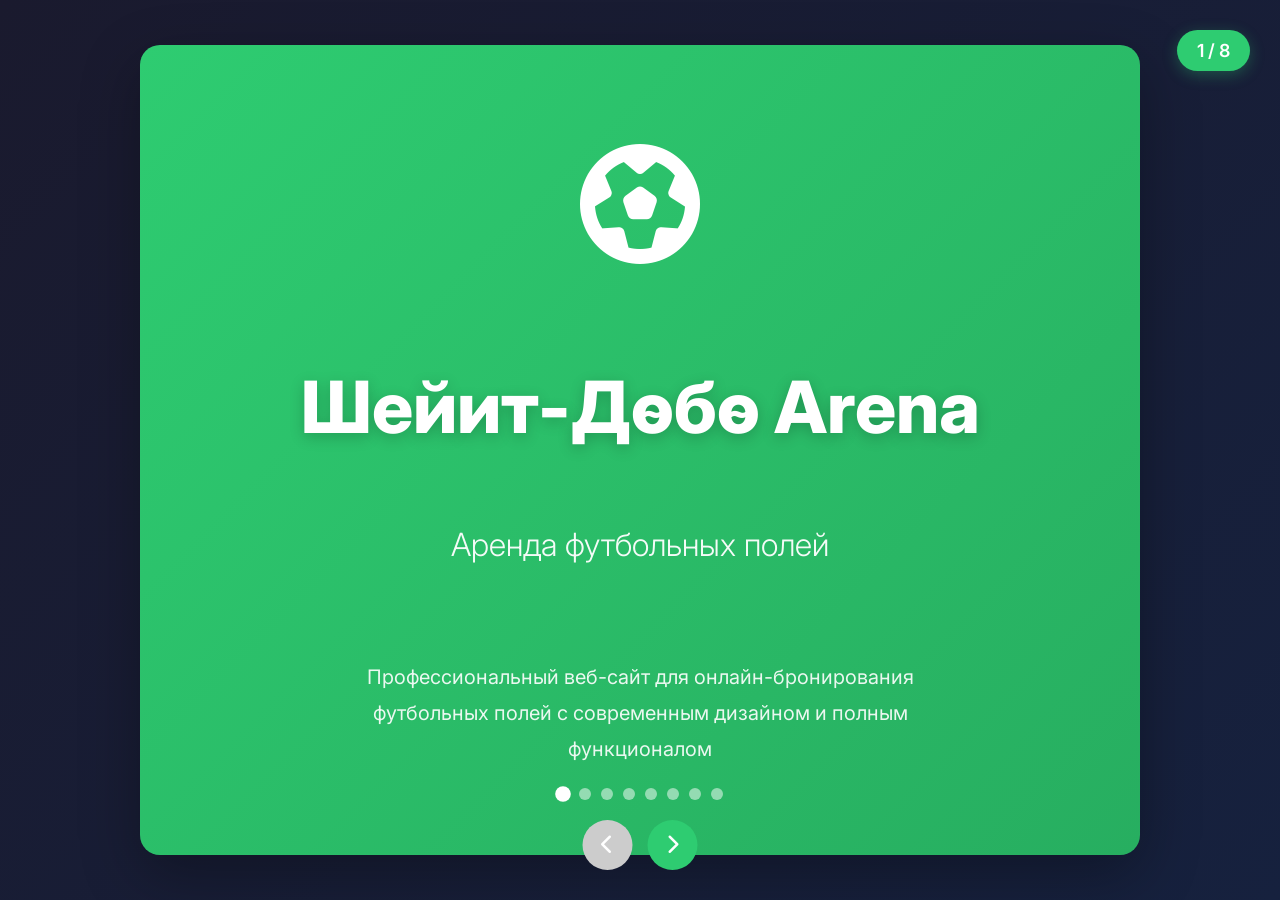
<file: presentation.html>
<!DOCTYPE html>
<html lang="ru">
<head>
    <meta charset="UTF-8">
    <meta name="viewport" content="width=device-width, initial-scale=1.0">
    <title>Презентация - Шейит-Дөбө Arena</title>
    <link rel="preconnect" href="https://fonts.googleapis.com">
    <link rel="preconnect" href="https://fonts.gstatic.com" crossorigin>
    <link href="https://fonts.googleapis.com/css2?family=Inter:wght@300;400;500;600;700;800&display=swap" rel="stylesheet">
    <link rel="stylesheet" href="https://cdnjs.cloudflare.com/ajax/libs/font-awesome/6.4.0/css/all.min.css">
    <style>
        * {
            margin: 0;
            padding: 0;
            box-sizing: border-box;
        }

        body {
            font-family: 'Inter', sans-serif;
            background: linear-gradient(135deg, #1a1a2e 0%, #16213e 100%);
            color: #333;
            overflow: hidden;
        }

        .presentation-container {
            width: 100%;
            height: 100vh;
            display: flex;
            align-items: center;
            justify-content: center;
            padding: 20px;
        }

        .slide {
            width: 100%;
            max-width: 1000px;
            height: 90vh;
            background: white;
            border-radius: 20px;
            box-shadow: 0 20px 60px rgba(0, 0, 0, 0.3);
            padding: 60px;
            display: none;
            flex-direction: column;
            justify-content: center;
            animation: slideIn 0.6s ease-out;
            overflow-y: auto;
        }

        .slide.active {
            display: flex;
        }

        @keyframes slideIn {
            from {
                opacity: 0;
                transform: translateX(30px);
            }
            to {
                opacity: 1;
                transform: translateX(0);
            }
        }

        /* Слайд 1 - Титульный */
        .slide-1 {
            background: linear-gradient(135deg, #2ecc71 0%, #27ae60 100%);
            color: white;
            text-align: center;
            justify-content: space-around;
        }

        .slide-1 h1 {
            font-size: 72px;
            font-weight: 800;
            margin-bottom: 20px;
            text-shadow: 0 4px 15px rgba(0, 0, 0, 0.2);
        }

        .slide-1 .subtitle {
            font-size: 32px;
            font-weight: 300;
            margin-bottom: 40px;
            opacity: 0.95;
        }

        .slide-1 .description {
            font-size: 20px;
            line-height: 1.8;
            max-width: 600px;
            margin: 0 auto;
            opacity: 0.9;
        }

        .slide-1 .icon {
            font-size: 120px;
            margin-bottom: 30px;
            animation: bounce 2s infinite;
        }

        @keyframes bounce {
            0%, 100% { transform: translateY(0); }
            50% { transform: translateY(-20px); }
        }

        /* Слайд 2-8 - Контент */
        .slide-2, .slide-3, .slide-4, .slide-5, .slide-6, .slide-7, .slide-8 {
            background: white;
        }

        .slide h2 {
            font-size: 48px;
            color: #2ecc71;
            margin-bottom: 30px;
            display: flex;
            align-items: center;
            gap: 15px;
        }

        .slide h2 i {
            font-size: 54px;
        }

        .slide ul {
            list-style: none;
            font-size: 20px;
            line-height: 2;
        }

        .slide ul li {
            margin-bottom: 15px;
            padding-left: 35px;
            position: relative;
            color: #555;
        }

        .slide ul li:before {
            content: "✓";
            position: absolute;
            left: 0;
            color: #2ecc71;
            font-weight: bold;
            font-size: 24px;
        }

        .features-grid {
            display: grid;
            grid-template-columns: 1fr 1fr;
            gap: 25px;
            margin-top: 20px;
        }

        .feature-box {
            background: linear-gradient(135deg, #f8f9fa 0%, #e9ecef 100%);
            padding: 20px;
            border-radius: 12px;
            border-left: 4px solid #2ecc71;
        }

        .feature-box h3 {
            color: #2ecc71;
            margin-bottom: 10px;
            font-size: 18px;
        }

        .feature-box p {
            color: #666;
            font-size: 16px;
            line-height: 1.6;
        }

        .price-table {
            width: 100%;
            border-collapse: collapse;
            margin-top: 20px;
        }

        .price-table th, .price-table td {
            padding: 15px;
            text-align: left;
            border-bottom: 1px solid #ddd;
            font-size: 18px;
        }

        .price-table th {
            background: linear-gradient(135deg, #2ecc71 0%, #27ae60 100%);
            color: white;
            font-weight: 600;
        }

        .price-table tr:hover {
            background: #f8f9fa;
        }

        .tech-stack {
            display: flex;
            flex-wrap: wrap;
            gap: 15px;
            margin-top: 20px;
        }

        .tech-badge {
            background: linear-gradient(135deg, #2ecc71 0%, #27ae60 100%);
            color: white;
            padding: 10px 20px;
            border-radius: 25px;
            font-size: 16px;
            font-weight: 500;
        }

        .navigation {
            position: fixed;
            bottom: 30px;
            left: 50%;
            transform: translateX(-50%);
            display: flex;
            gap: 15px;
            z-index: 1000;
        }

        .nav-button {
            background: #2ecc71;
            color: white;
            border: none;
            width: 50px;
            height: 50px;
            border-radius: 50%;
            font-size: 20px;
            cursor: pointer;
            transition: all 0.3s ease;
            display: flex;
            align-items: center;
            justify-content: center;
        }

        .nav-button:hover {
            background: #27ae60;
            transform: scale(1.1);
            box-shadow: 0 4px 15px rgba(46, 204, 113, 0.4);
        }

        .nav-button:disabled {
            background: #ccc;
            cursor: not-allowed;
            transform: scale(1);
        }

        .slide-counter {
            position: fixed;
            top: 30px;
            right: 30px;
            background: #2ecc71;
            color: white;
            padding: 10px 20px;
            border-radius: 25px;
            font-size: 18px;
            font-weight: 600;
            box-shadow: 0 4px 15px rgba(46, 204, 113, 0.3);
        }

        .slide-dots {
            position: fixed;
            bottom: 100px;
            left: 50%;
            transform: translateX(-50%);
            display: flex;
            gap: 10px;
        }

        .dot {
            width: 12px;
            height: 12px;
            background: rgba(255, 255, 255, 0.5);
            border-radius: 50%;
            cursor: pointer;
            transition: all 0.3s ease;
        }

        .dot.active {
            background: white;
            transform: scale(1.3);
        }

        .highlight {
            color: #2ecc71;
            font-weight: 600;
        }

        .stats-grid {
            display: grid;
            grid-template-columns: repeat(3, 1fr);
            gap: 20px;
            margin-top: 20px;
        }

        .stat-item {
            background: linear-gradient(135deg, #2ecc71 0%, #27ae60 100%);
            color: white;
            padding: 30px;
            border-radius: 12px;
            text-align: center;
        }

        .stat-number {
            font-size: 48px;
            font-weight: 800;
            margin-bottom: 10px;
        }

        .stat-label {
            font-size: 18px;
            opacity: 0.9;
        }

        @media (max-width: 1024px) {
            .slide {
                padding: 40px;
                height: 85vh;
            }

            .slide h2 {
                font-size: 36px;
            }

            .features-grid {
                grid-template-columns: 1fr;
            }

            .stats-grid {
                grid-template-columns: 1fr;
            }
        }

        @media (max-width: 768px) {
            .slide {
                padding: 30px;
                height: 80vh;
                border-radius: 15px;
            }

            .slide-1 h1 {
                font-size: 48px;
            }

            .slide-1 .subtitle {
                font-size: 24px;
            }

            .slide h2 {
                font-size: 28px;
            }

            .slide ul {
                font-size: 16px;
            }
        }
    </style>
</head>
<body>
    <div class="slide-counter">
        <span id="currentSlide">1</span> / <span id="totalSlides">8</span>
    </div>

    <div class="presentation-container">
        <!-- Слайд 1: Титульный -->
        <div class="slide slide-1 active">
            <div class="icon"><i class="fas fa-futbol"></i></div>
            <h1>Шейит-Дөбө Arena</h1>
            <p class="subtitle">Аренда футбольных полей</p>
            <p class="description">Профессиональный веб-сайт для онлайн-бронирования футбольных полей с современным дизайном и полным функционалом</p>
        </div>

        <!-- Слайд 2: О проекте -->
        <div class="slide slide-2">
            <h2><i class="fas fa-info-circle"></i> О проекте</h2>
            <ul>
                <li>Сайт предназначен для <span class="highlight">аренды футбольных полей</span> в городе Ош</li>
                <li>Позволяет клиентам <span class="highlight">бронировать поля онлайн</span> на удобное время</li>
                <li>Имеет <span class="highlight">современный дизайн</span> с красивыми анимациями</li>
                <li>Работает на <span class="highlight">чистом JavaScript</span> без внешних фреймворков</li>
                <li>Полностью <span class="highlight">адаптирован для мобильных устройств</span></li>
                <li>Интегрирован с <span class="highlight">Google Maps</span> для показа местоположения</li>
            </ul>
        </div>

        <!-- Слайд 3: Основные возможности -->
        <div class="slide slide-3">
            <h2><i class="fas fa-star"></i> Основные возможности</h2>
            <div class="features-grid">
                <div class="feature-box">
                    <h3><i class="fas fa-images"></i> Автоматический слайдер</h3>
                    <p>Fade анимации, переходы между фотографиями полей с управлением точками-индикаторами</p>
                </div>
                <div class="feature-box">
                    <h3><i class="fas fa-calendar-alt"></i> Календарь бронирования</h3>
                    <p>Выбор даты с ограничением на прошедшие даты и динамическое ценообразование</p>
                </div>
                <div class="feature-box">
                    <h3><i class="fas fa-credit-card"></i> Онлайн-оплата</h3>
                    <p>Модальное окно оплаты с валидацией карты и авто-форматированием номера</p>
                </div>
                <div class="feature-box">
                    <h3><i class="fas fa-map-marker-alt"></i> Интерактивная карта</h3>
                    <p>Google Maps интеграция с кастомным маркером и информационным окном</p>
                </div>
            </div>
        </div>

        <!-- Слайд 4: Дизайн и UX -->
        <div class="slide slide-4">
            <h2><i class="fas fa-palette"></i> Дизайн и UX</h2>
            <ul>
                <li><span class="highlight">Современный дизайн</span> с градиентами, анимациями и эффектами</li>
                <li><span class="highlight">Адаптивная верстка</span> (Responsive Design) для всех устройств</li>
                <li><span class="highlight">Плавные анимации</span> при загрузке и взаимодействии</li>
                <li><span class="highlight">Мобильное меню</span> с бургер-анимацией и переходами</li>
                <li><span class="highlight">Параллакс эффекты</span> при прокрутке страницы</li>
                <li><span class="highlight">Экран загрузки</span> с красивой анимацией футбольного поля</li>
                <li><span class="highlight">Анимированные частицы</span> на фоне для динамизма</li>
            </ul>
        </div>

        <!-- Слайд 5: Технологии -->
        <div class="slide slide-5">
            <h2><i class="fas fa-code"></i> Технологии и инструменты</h2>
            <div class="tech-stack">
                <span class="tech-badge"><i class="fab fa-html5"></i> HTML5</span>
                <span class="tech-badge"><i class="fab fa-css3-alt"></i> CSS3</span>
                <span class="tech-badge"><i class="fab fa-js-square"></i> JavaScript</span>
                <span class="tech-badge"><i class="fas fa-map"></i> Google Maps API</span>
                <span class="tech-badge"><i class="fas fa-icons"></i> Font Awesome</span>
                <span class="tech-badge"><i class="fas fa-font"></i> Google Fonts</span>
            </div>
            <ul style="margin-top: 40px;">
                <li><span class="highlight">HTML5</span> — семантическая разметка</li>
                <li><span class="highlight">CSS3</span> — современные стили (Grid, Flexbox, анимации)</li>
                <li><span class="highlight">Vanilla JavaScript</span> — интерактивность без фреймворков</li>
                <li><span class="highlight">Нет зависимостей</span> — чистый, быстрый код</li>
            </ul>
        </div>

        <!-- Слайд 6: Функции бронирования -->
        <div class="slide slide-6">
            <h2><i class="fas fa-ticket-alt"></i> Система бронирования</h2>
            <ul>
                <li>Выбор типа поля: <span class="highlight">5x5 или 8x8</span></li>
                <li>Динамическое ценообразование в зависимости от размера поля</li>
                <li>Отображение <span class="highlight">занятых временных интервалов</span></li>
                <li>Валидация выбора доступного времени для бронирования</li>
                <li>Процесс оплаты с имитацией обработки платежа</li>
                <li>Работь <span class="highlight">с 08:00 до 23:00</span> по умолчанию</li>
            </ul>
            <table class="price-table">
                <tr>
                    <th>Тип поля</th>
                    <th>Размер</th>
                    <th>Цена (сом/час)</th>
                </tr>
                <tr>
                    <td><i class="fas fa-futbol"></i> Поле 5x5</td>
                    <td>5x5 метров</td>
                    <td><span class="highlight">1000</span></td>
                </tr>
                <tr>
                    <td><i class="fas fa-futbol"></i> Поле 8x8</td>
                    <td>8x8 метров</td>
                    <td><span class="highlight">1500</span></td>
                </tr>
            </table>
        </div>

        <!-- Слайд 7: Адаптивность и производительность -->
        <div class="slide slide-7">
            <h2><i class="fas fa-mobile-alt"></i> Адаптивность и производительность</h2>
            <div class="stats-grid">
                <div class="stat-item">
                    <div class="stat-number">100%</div>
                    <div class="stat-label">Адаптивность</div>
                </div>
                <div class="stat-item">
                    <div class="stat-number">3</div>
                    <div class="stat-label">Файла (HTML, CSS, JS)</div>
                </div>
                <div class="stat-item">
                    <div class="stat-number">0</div>
                    <div class="stat-label">Зависимостей</div>
                </div>
            </div>
            <ul style="margin-top: 40px;">
                <li><span class="highlight">Fully Responsive</span> дизайн для всех экранов (мобильный, планшет, ПК)</li>
                <li><span class="highlight">Touch-friendly</span> интерфейс для удобства использования</li>
                <li>Оптимизированные анимации для мобильных устройств</li>
                <li>Мобильное меню с плавной анимацией</li>
                <li>Быстрая загрузка и минимальное потребление ресурсов</li>
            </ul>
        </div>

        <!-- Слайд 8: Заключение -->
        <div class="slide slide-8">
            <h2><i class="fas fa-check-circle"></i> Заключение</h2>
            <ul>
                <li><span class="highlight">Профессиональный сайт</span> для аренды футбольных полей</li>
                <li>Использует <span class="highlight">современные веб-технологии</span> и лучшие практики</li>
                <li>Предоставляет <span class="highlight">отличный пользовательский опыт</span> (UX)</li>
                <li>Полностью <span class="highlight">адаптирован для мобильных устройств</span></li>
                <li>Содержит все необходимые <span class="highlight">функции для бронирования</span></li>
                <li>Готов к <span class="highlight">использованию и развитию</span></li>
            </ul>
            <div style="text-align: center; margin-top: 50px; font-size: 20px; color: #2ecc71;">
                <i class="fas fa-rocket"></i> <strong>Спасибо за внимание!</strong>
            </div>
        </div>
    </div>

    <div class="slide-dots" id="slideDots"></div>

    <div class="navigation">
        <button class="nav-button" id="prevBtn" onclick="previousSlide()" title="Предыдущий слайд">
            <i class="fas fa-chevron-left"></i>
        </button>
        <button class="nav-button" id="nextBtn" onclick="nextSlide()" title="Следующий слайд">
            <i class="fas fa-chevron-right"></i>
        </button>
    </div>

    <script>
        const totalSlides = 8;
        let currentSlide = 0;

        function initDots() {
            const dotsContainer = document.getElementById('slideDots');
            for (let i = 0; i < totalSlides; i++) {
                const dot = document.createElement('div');
                dot.className = 'dot' + (i === 0 ? ' active' : '');
                dot.onclick = () => goToSlide(i);
                dotsContainer.appendChild(dot);
            }
        }

        function updateSlide() {
            const slides = document.querySelectorAll('.slide');
            slides.forEach(slide => slide.classList.remove('active'));
            slides[currentSlide].classList.add('active');

            const dots = document.querySelectorAll('.dot');
            dots.forEach(dot => dot.classList.remove('active'));
            dots[currentSlide].classList.add('active');

            document.getElementById('currentSlide').textContent = currentSlide + 1;

            document.getElementById('prevBtn').disabled = currentSlide === 0;
            document.getElementById('nextBtn').disabled = currentSlide === totalSlides - 1;
        }

        function nextSlide() {
            if (currentSlide < totalSlides - 1) {
                currentSlide++;
                updateSlide();
            }
        }

        function previousSlide() {
            if (currentSlide > 0) {
                currentSlide--;
                updateSlide();
            }
        }

        function goToSlide(index) {
            currentSlide = Math.max(0, Math.min(index, totalSlides - 1));
            updateSlide();
        }

        document.addEventListener('keydown', (e) => {
            if (e.key === 'ArrowRight') nextSlide();
            if (e.key === 'ArrowLeft') previousSlide();
        });

        document.getElementById('totalSlides').textContent = totalSlides;
        initDots();
        updateSlide();
    </script>
</body>
</html>
</file>
